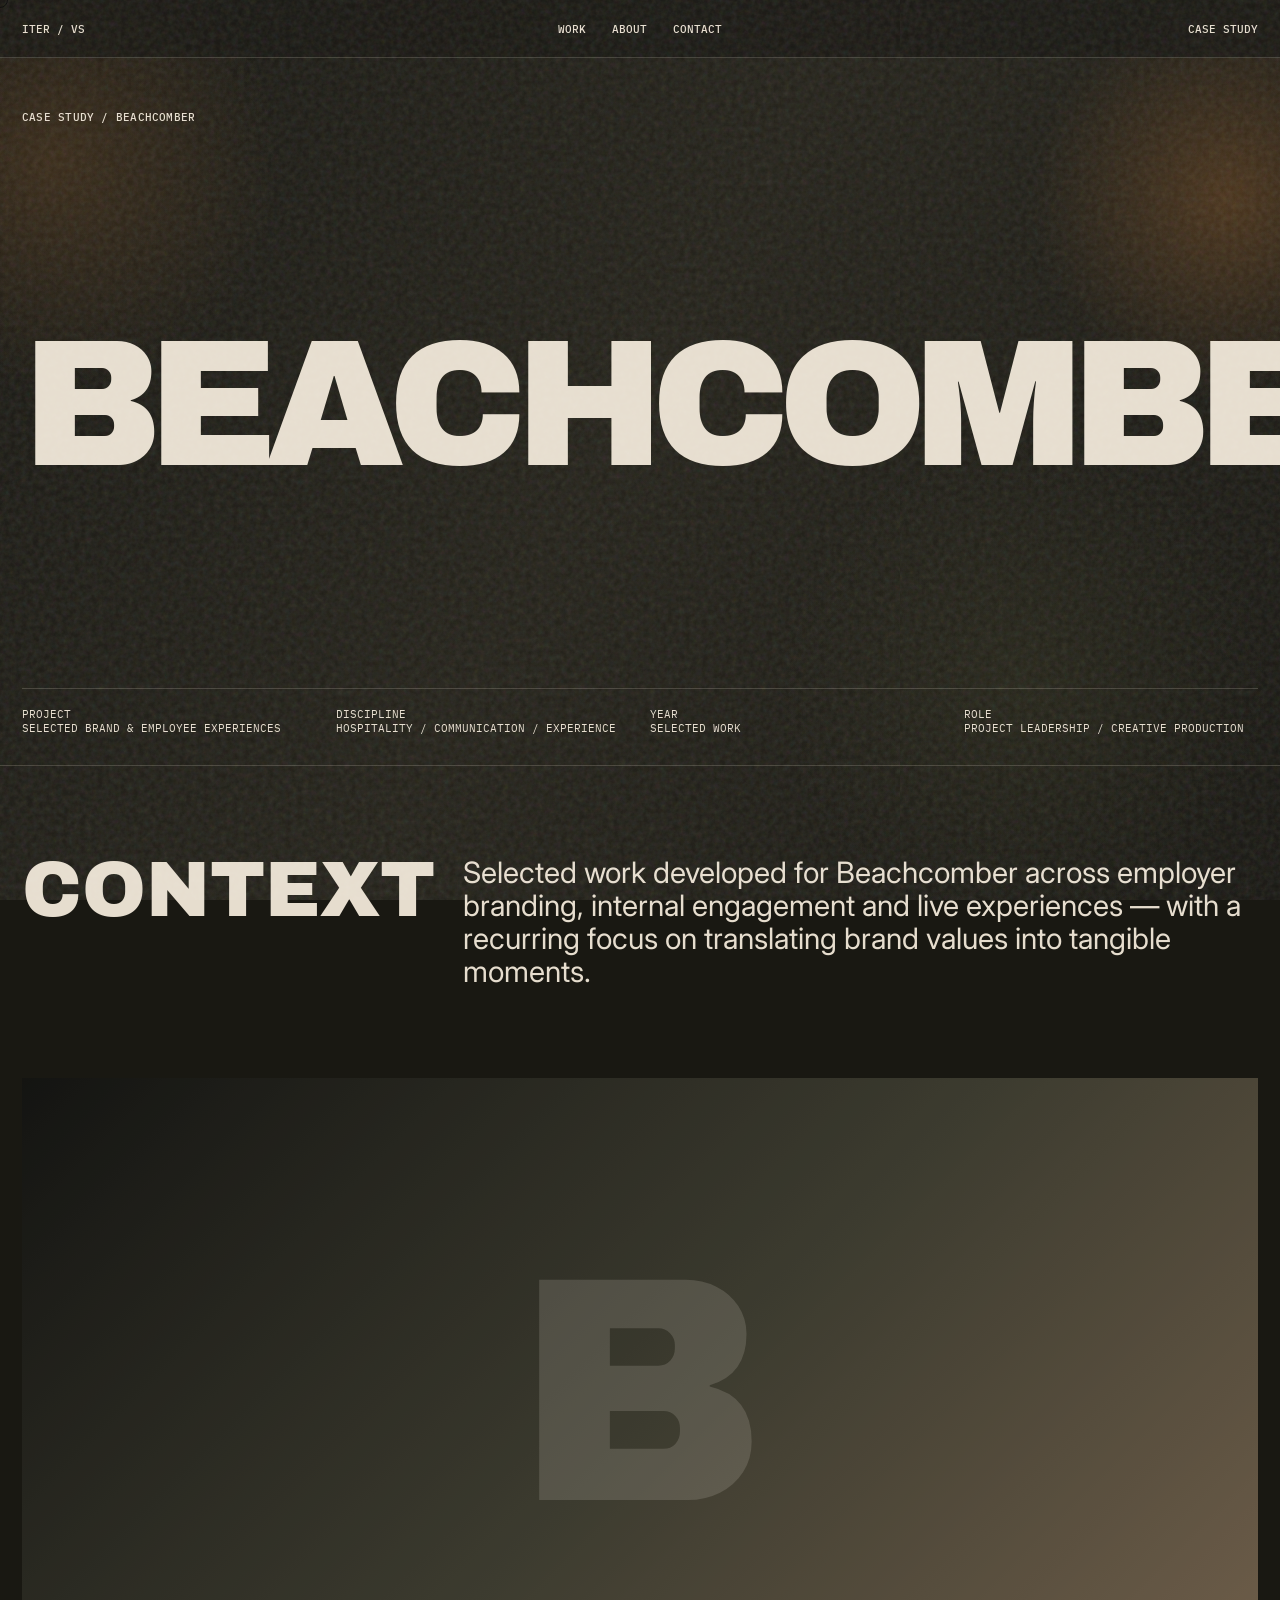
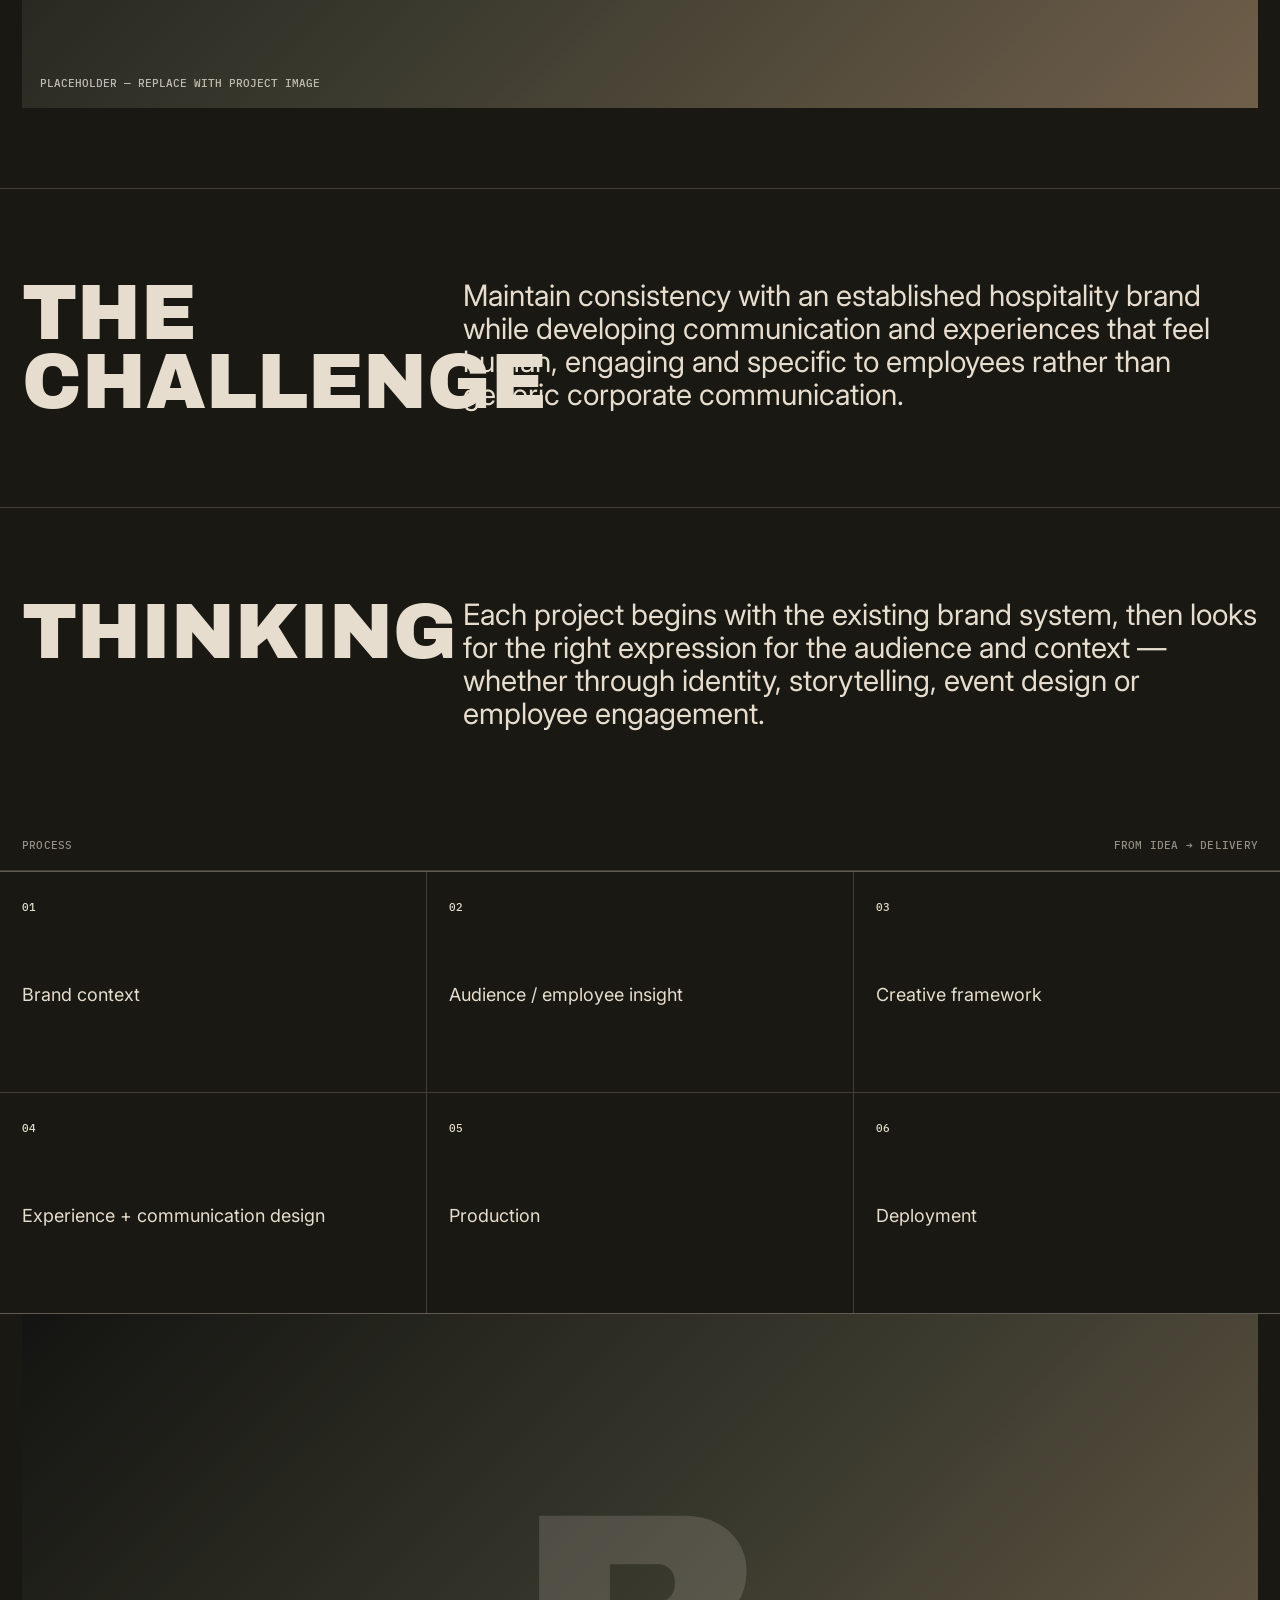
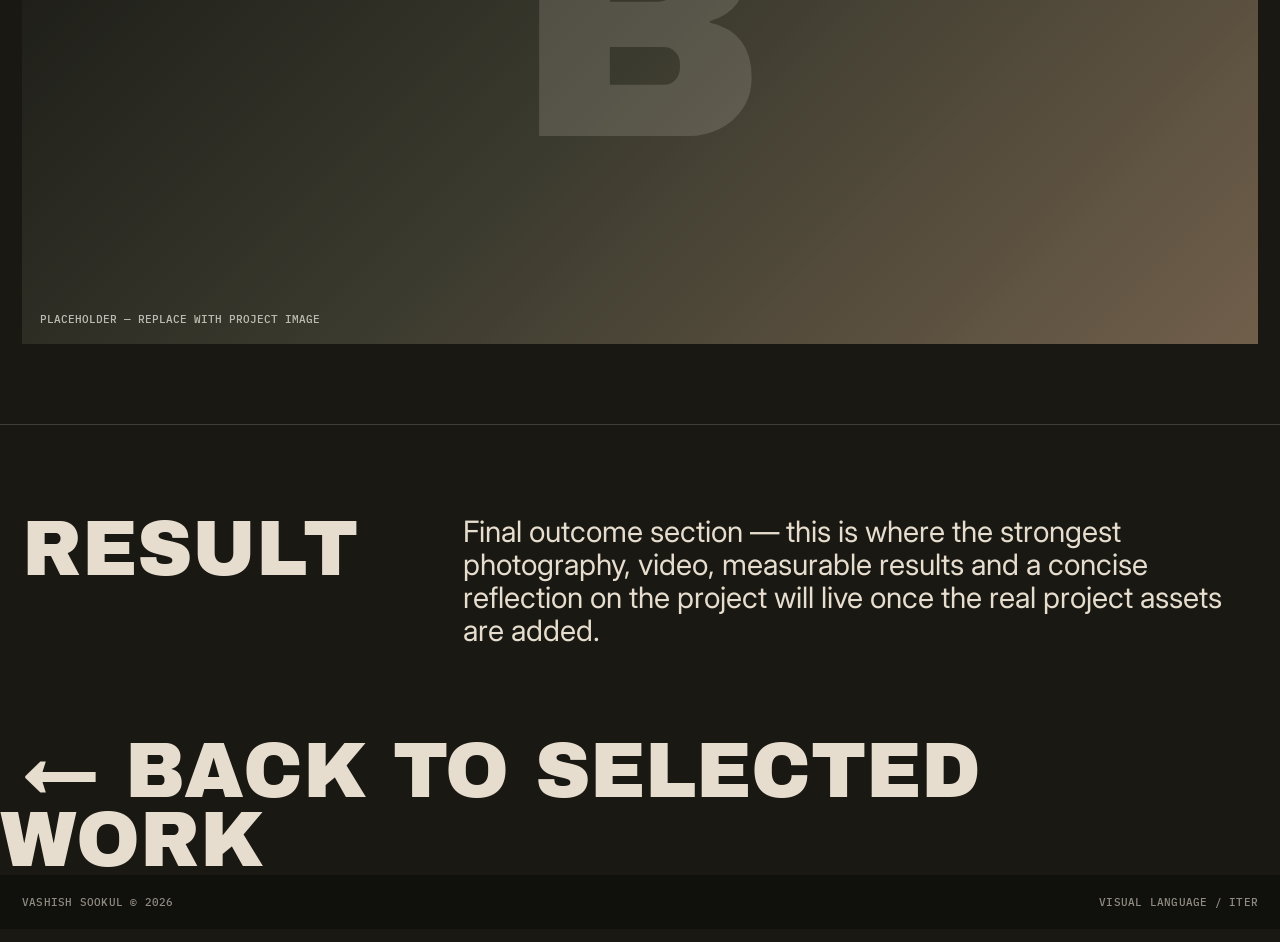
<file: beachcomber.html>
<!doctype html>
<html lang="en">
<head>
  <meta charset="utf-8">
  <meta name="viewport" content="width=device-width, initial-scale=1">
  <title>BEACHCOMBER — Vashish Sookul</title>
  <link rel="stylesheet" href="../style.css">
</head>
<body>
<div class="noise"></div>
<div class="cursor"></div>
<header class="topbar">
  <a href="../index.html" class="brand">ITER / VS</a>
  <nav><a href="../index.html#work">Work</a><a href="../index.html#about">About</a><a href="../index.html#contact">Contact</a></nav>
  <div class="status">CASE STUDY</div>
</header>
<main>
  <section class="case-hero">
    <span class="hero-index">CASE STUDY / BEACHCOMBER</span>
    <h1>BEACHCOMBER</h1>
    <div class="case-meta">
      <div>Project<br>Selected Brand & Employee Experiences</div>
      <div>Discipline<br>Hospitality / Communication / Experience</div>
      <div>Year<br>Selected work</div>
      <div>Role<br>Project Leadership / Creative Production</div>
    </div>
  </section>

  <section class="case-block">
    <h2>CONTEXT</h2>
    <p>Selected work developed for Beachcomber across employer branding, internal engagement and live experiences — with a recurring focus on translating brand values into tangible moments.</p>
  </section>

  <div class="case-image beach">B</div>

  <section class="case-block">
    <h2>THE CHALLENGE</h2>
    <p>Maintain consistency with an established hospitality brand while developing communication and experiences that feel human, engaging and specific to employees rather than generic corporate communication.</p>
  </section>

  <section class="case-block">
    <h2>THINKING</h2>
    <p>Each project begins with the existing brand system, then looks for the right expression for the audience and context — whether through identity, storytelling, event design or employee engagement.</p>
  </section>

  <section>
    <div class="section-head"><span>PROCESS</span><span>FROM IDEA → DELIVERY</span></div>
    <div class="process-grid">
      <div><b>01</b><p>Brand context</p></div><div><b>02</b><p>Audience / employee insight</p></div><div><b>03</b><p>Creative framework</p></div><div><b>04</b><p>Experience + communication design</p></div><div><b>05</b><p>Production</p></div><div><b>06</b><p>Deployment</p></div>
    </div>
  </section>

  <div class="case-image beach">B</div>

  <section class="case-block">
    <h2>RESULT</h2>
    <p>Final outcome section — this is where the strongest photography, video, measurable results and a concise reflection on the project will live once the real project assets are added.</p>
  </section>

  <a class="next" href="../index.html#work">← BACK TO SELECTED WORK</a>
</main>
<footer><span>VASHISH SOOKUL © 2026</span><span>VISUAL LANGUAGE / ITER</span></footer>
<script src="../script.js"></script>
</body>
</html>
</file>
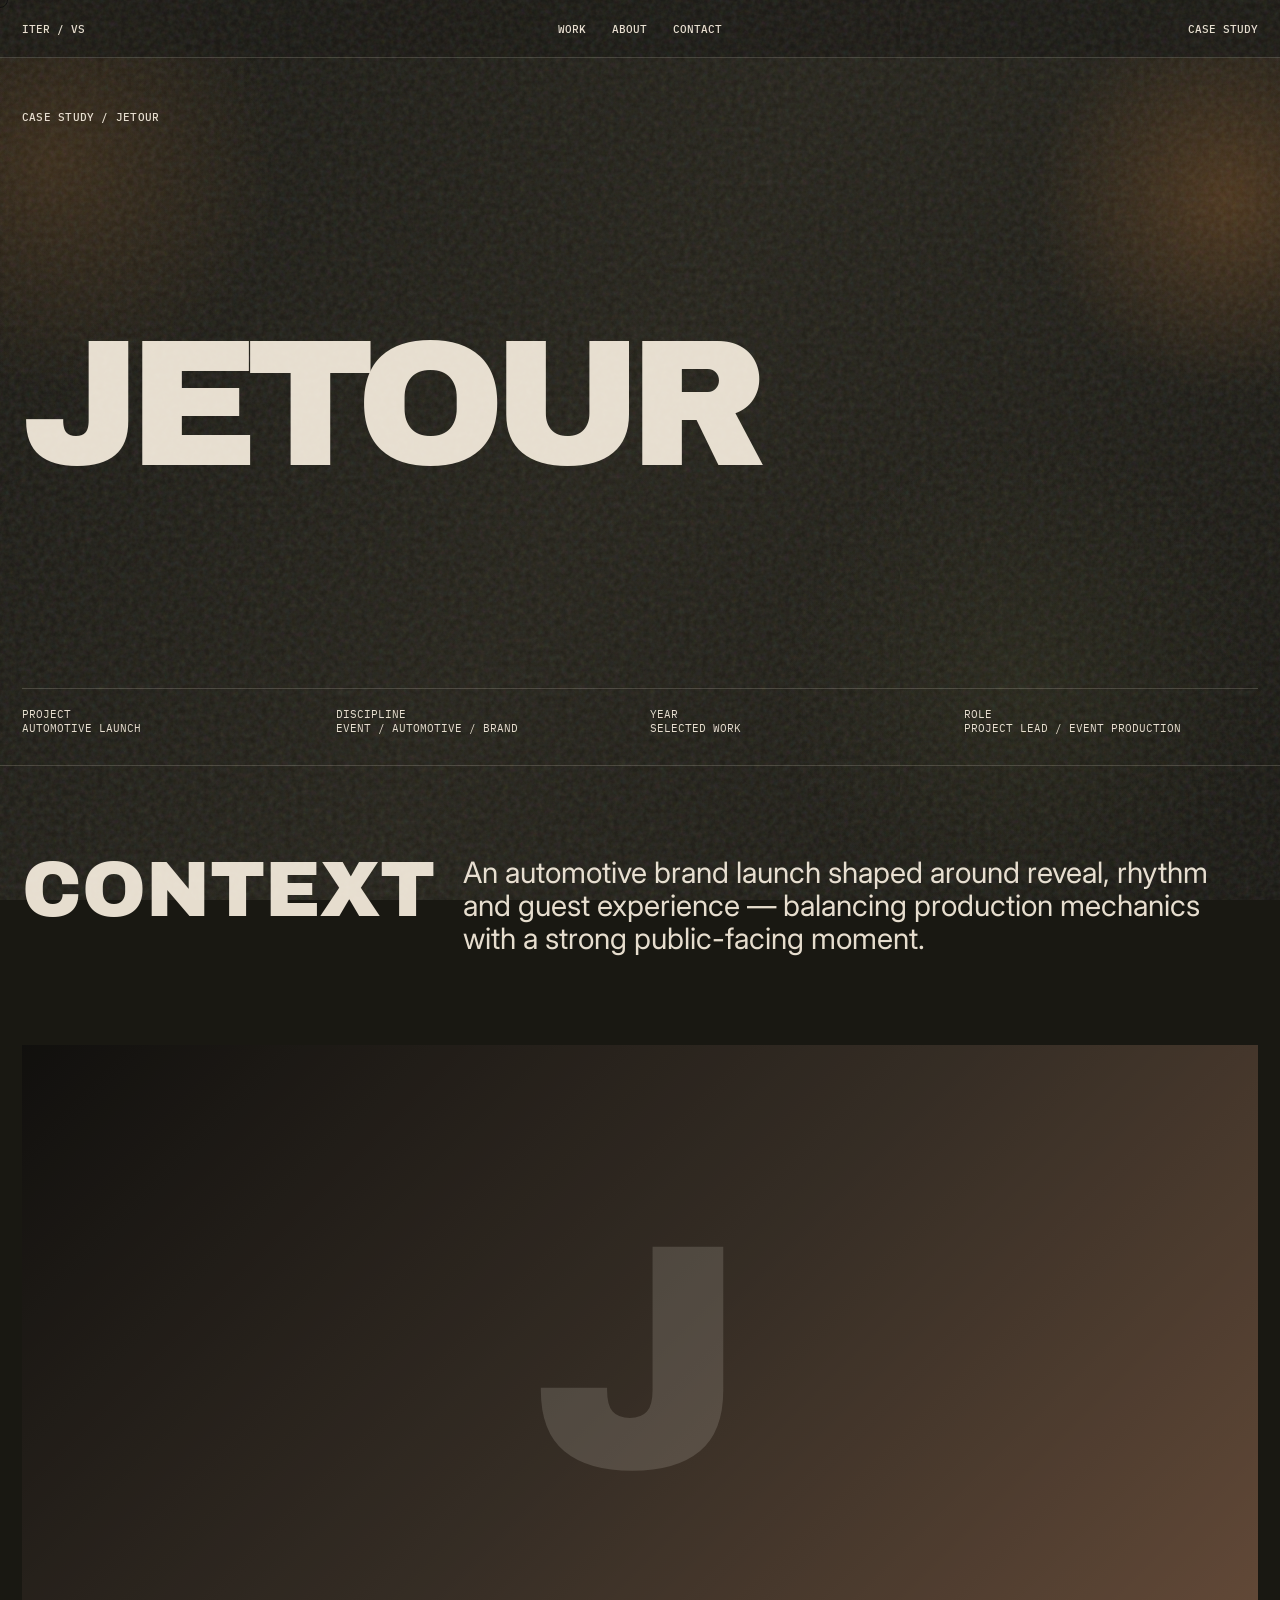
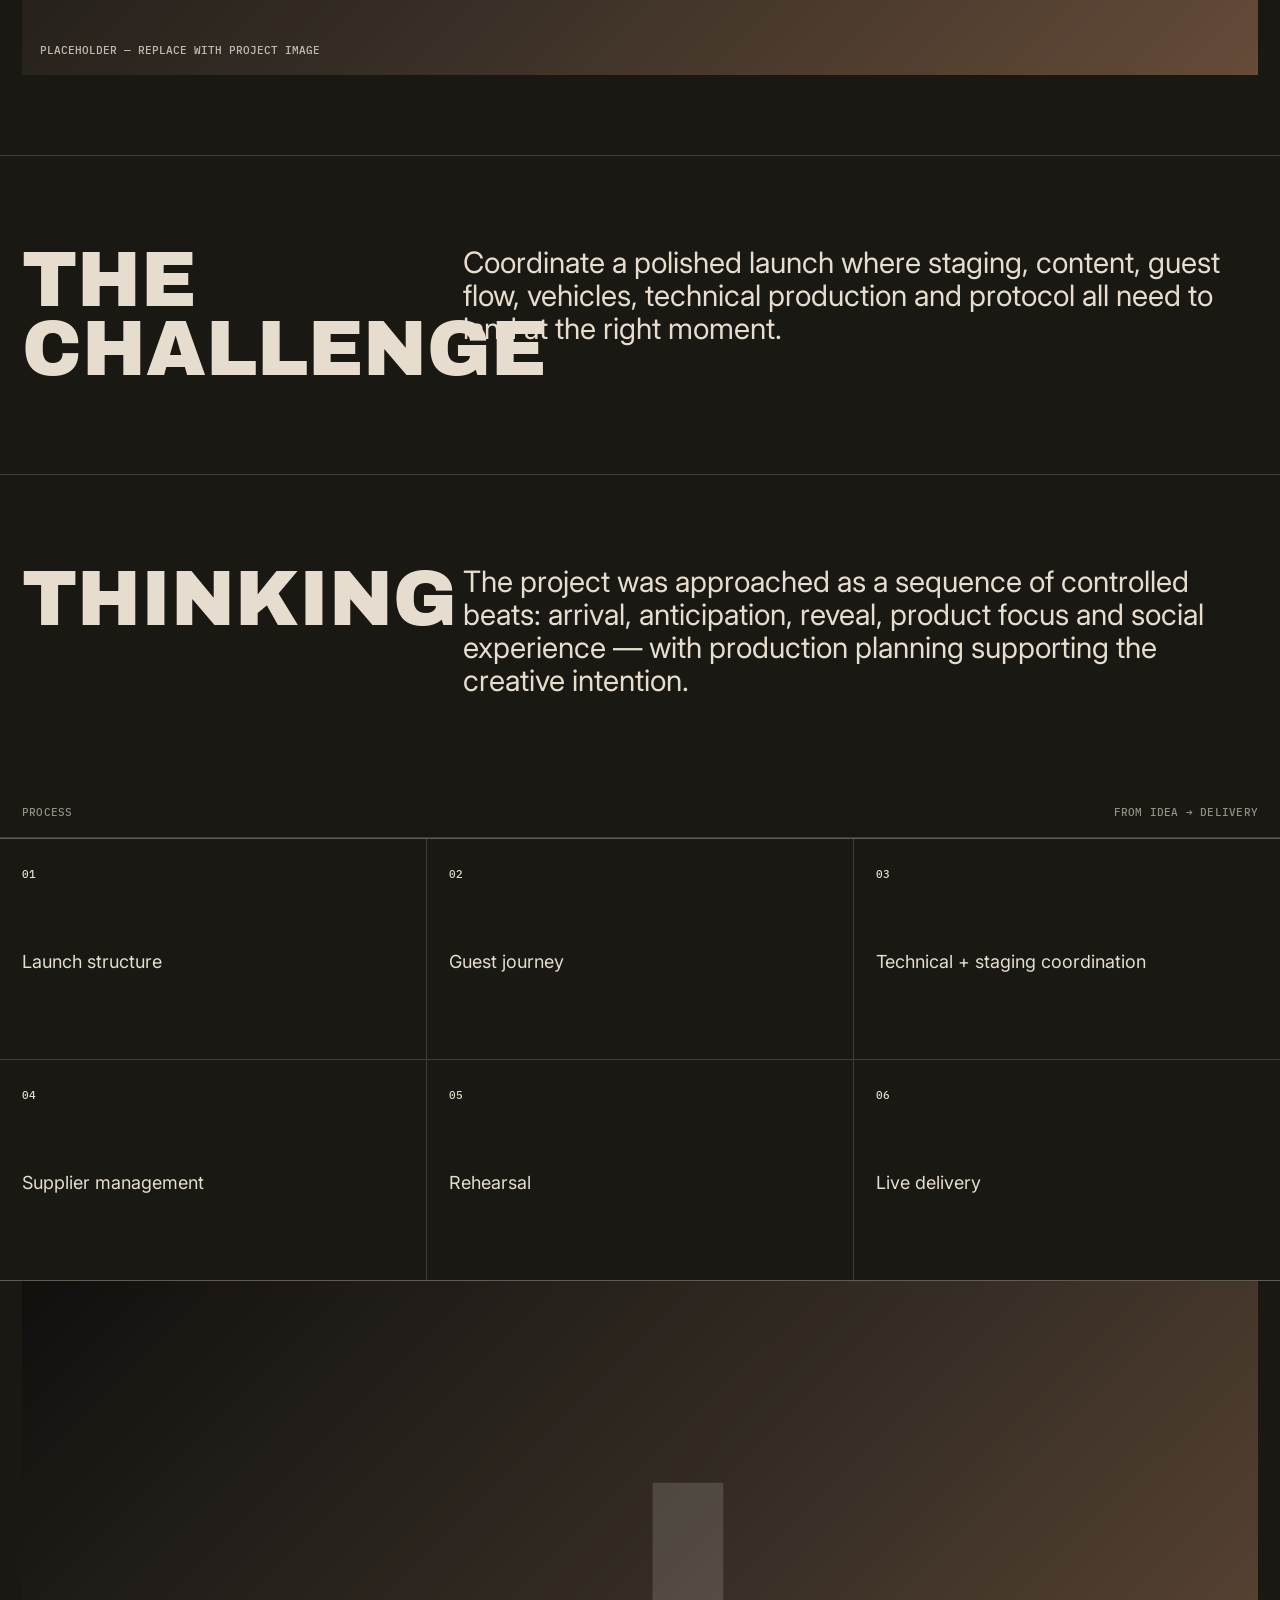
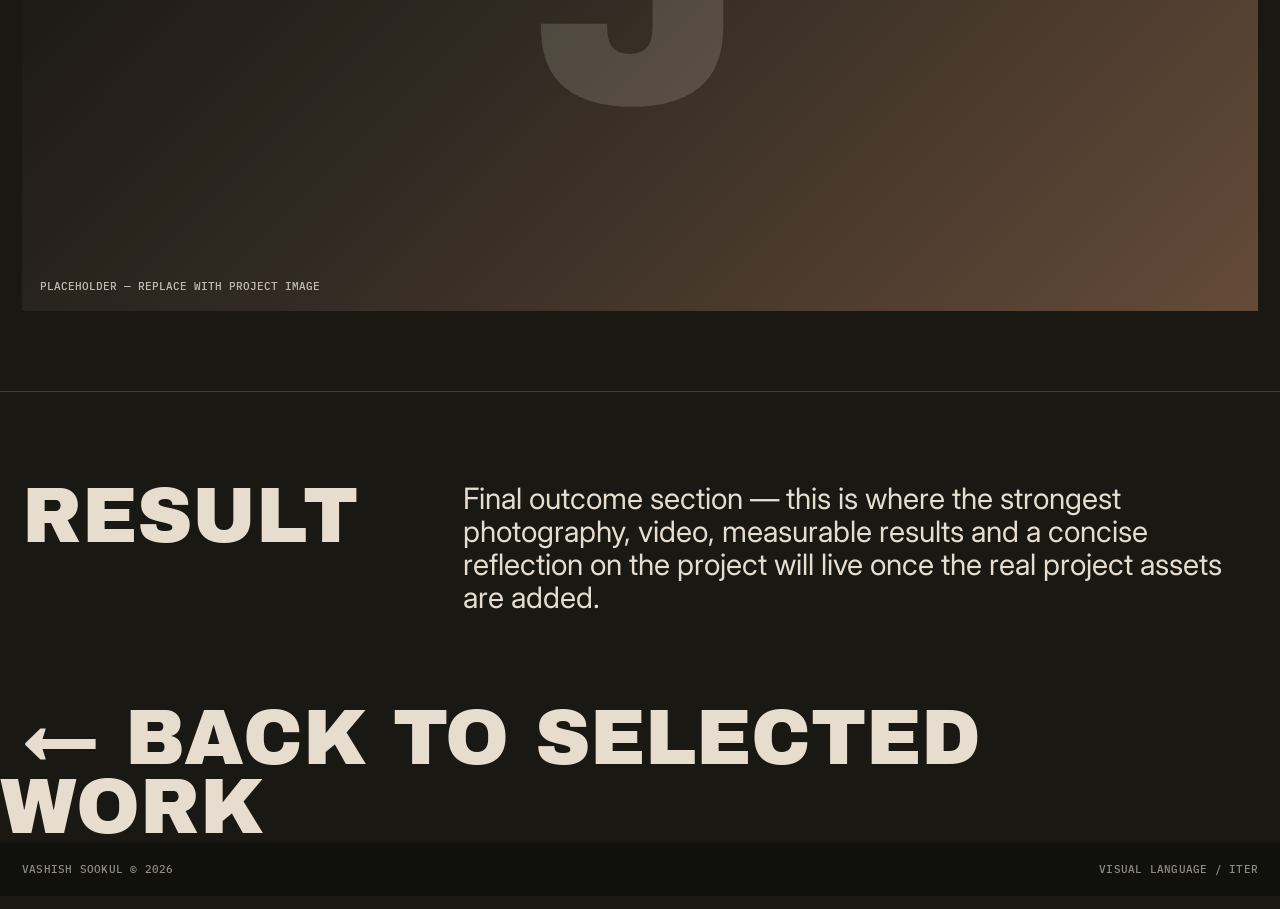
<file: jetour.html>
<!doctype html>
<html lang="en">
<head>
  <meta charset="utf-8">
  <meta name="viewport" content="width=device-width, initial-scale=1">
  <title>JETOUR — Vashish Sookul</title>
  <link rel="stylesheet" href="../style.css">
</head>
<body>
<div class="noise"></div>
<div class="cursor"></div>
<header class="topbar">
  <a href="../index.html" class="brand">ITER / VS</a>
  <nav><a href="../index.html#work">Work</a><a href="../index.html#about">About</a><a href="../index.html#contact">Contact</a></nav>
  <div class="status">CASE STUDY</div>
</header>
<main>
  <section class="case-hero">
    <span class="hero-index">CASE STUDY / JETOUR</span>
    <h1>JETOUR</h1>
    <div class="case-meta">
      <div>Project<br>Automotive Launch</div>
      <div>Discipline<br>Event / Automotive / Brand</div>
      <div>Year<br>Selected work</div>
      <div>Role<br>Project Lead / Event Production</div>
    </div>
  </section>

  <section class="case-block">
    <h2>CONTEXT</h2>
    <p>An automotive brand launch shaped around reveal, rhythm and guest experience — balancing production mechanics with a strong public-facing moment.</p>
  </section>

  <div class="case-image jetour">J</div>

  <section class="case-block">
    <h2>THE CHALLENGE</h2>
    <p>Coordinate a polished launch where staging, content, guest flow, vehicles, technical production and protocol all need to land at the right moment.</p>
  </section>

  <section class="case-block">
    <h2>THINKING</h2>
    <p>The project was approached as a sequence of controlled beats: arrival, anticipation, reveal, product focus and social experience — with production planning supporting the creative intention.</p>
  </section>

  <section>
    <div class="section-head"><span>PROCESS</span><span>FROM IDEA → DELIVERY</span></div>
    <div class="process-grid">
      <div><b>01</b><p>Launch structure</p></div><div><b>02</b><p>Guest journey</p></div><div><b>03</b><p>Technical + staging coordination</p></div><div><b>04</b><p>Supplier management</p></div><div><b>05</b><p>Rehearsal</p></div><div><b>06</b><p>Live delivery</p></div>
    </div>
  </section>

  <div class="case-image jetour">J</div>

  <section class="case-block">
    <h2>RESULT</h2>
    <p>Final outcome section — this is where the strongest photography, video, measurable results and a concise reflection on the project will live once the real project assets are added.</p>
  </section>

  <a class="next" href="../index.html#work">← BACK TO SELECTED WORK</a>
</main>
<footer><span>VASHISH SOOKUL © 2026</span><span>VISUAL LANGUAGE / ITER</span></footer>
<script src="../script.js"></script>
</body>
</html>
</file>
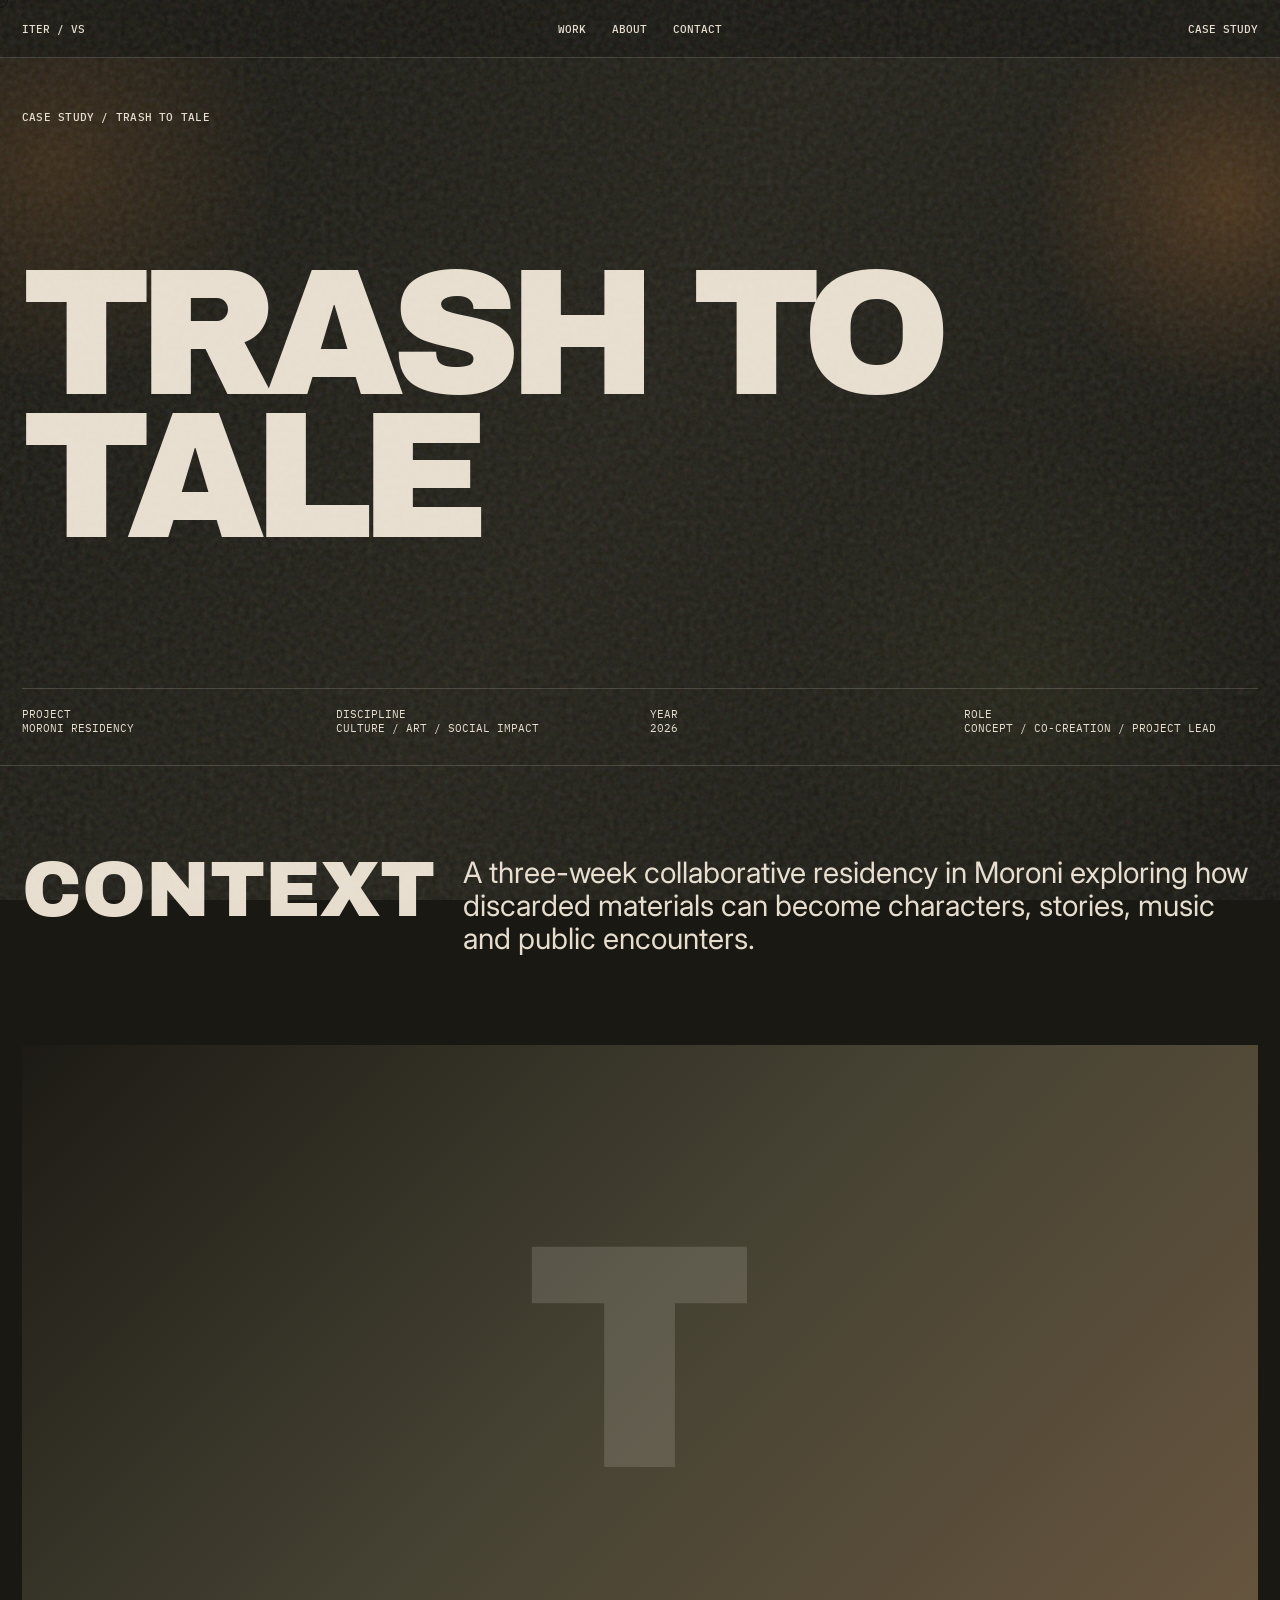
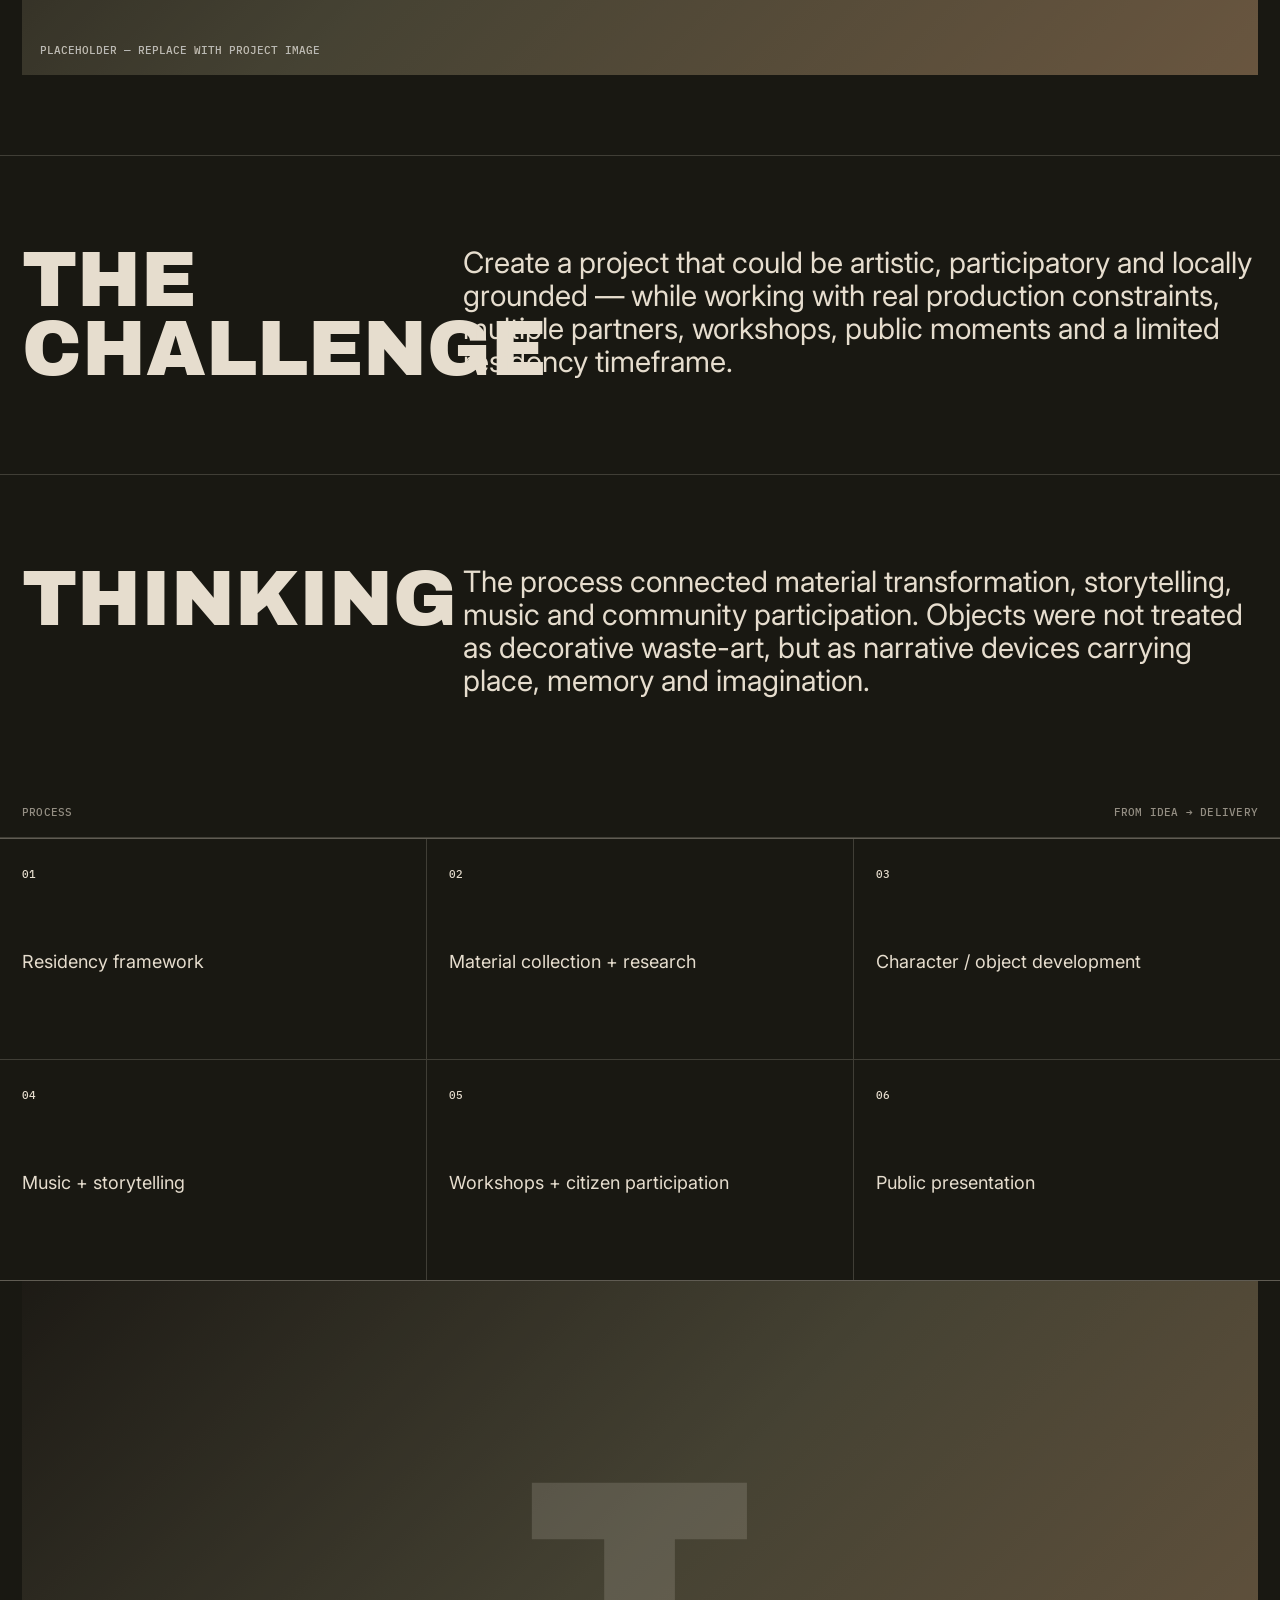
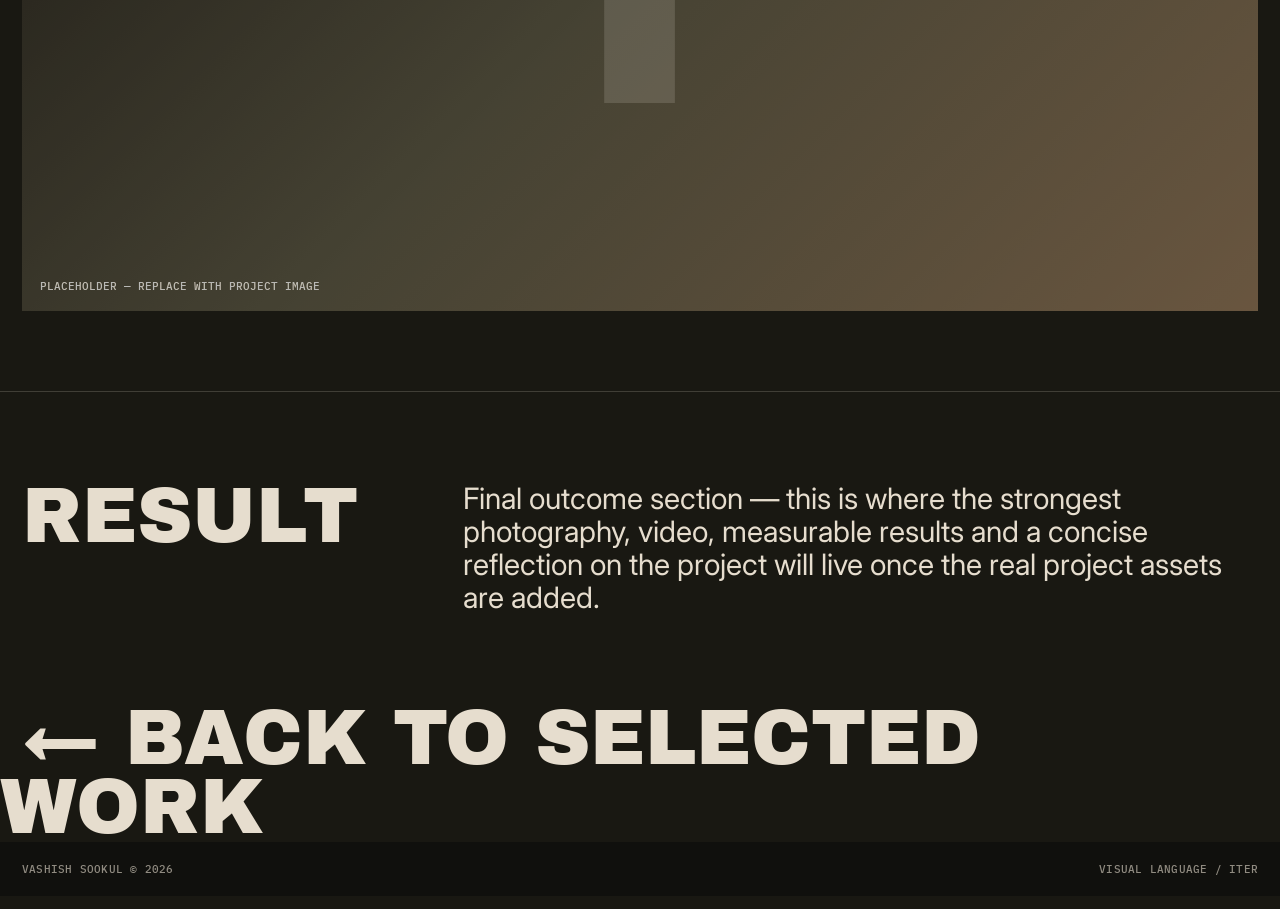
<file: trash-to-tale.html>
<!doctype html>
<html lang="en">
<head>
  <meta charset="utf-8">
  <meta name="viewport" content="width=device-width, initial-scale=1">
  <title>TRASH TO TALE — Vashish Sookul</title>
  <link rel="stylesheet" href="../style.css">
</head>
<body>
<div class="noise"></div>
<div class="cursor"></div>
<header class="topbar">
  <a href="../index.html" class="brand">ITER / VS</a>
  <nav><a href="../index.html#work">Work</a><a href="../index.html#about">About</a><a href="../index.html#contact">Contact</a></nav>
  <div class="status">CASE STUDY</div>
</header>
<main>
  <section class="case-hero">
    <span class="hero-index">CASE STUDY / TRASH TO TALE</span>
    <h1>TRASH TO TALE</h1>
    <div class="case-meta">
      <div>Project<br>Moroni Residency</div>
      <div>Discipline<br>Culture / Art / Social Impact</div>
      <div>Year<br>2026</div>
      <div>Role<br>Concept / Co-creation / Project Lead</div>
    </div>
  </section>

  <section class="case-block">
    <h2>CONTEXT</h2>
    <p>A three-week collaborative residency in Moroni exploring how discarded materials can become characters, stories, music and public encounters.</p>
  </section>

  <div class="case-image trash">T</div>

  <section class="case-block">
    <h2>THE CHALLENGE</h2>
    <p>Create a project that could be artistic, participatory and locally grounded — while working with real production constraints, multiple partners, workshops, public moments and a limited residency timeframe.</p>
  </section>

  <section class="case-block">
    <h2>THINKING</h2>
    <p>The process connected material transformation, storytelling, music and community participation. Objects were not treated as decorative waste-art, but as narrative devices carrying place, memory and imagination.</p>
  </section>

  <section>
    <div class="section-head"><span>PROCESS</span><span>FROM IDEA → DELIVERY</span></div>
    <div class="process-grid">
      <div><b>01</b><p>Residency framework</p></div><div><b>02</b><p>Material collection + research</p></div><div><b>03</b><p>Character / object development</p></div><div><b>04</b><p>Music + storytelling</p></div><div><b>05</b><p>Workshops + citizen participation</p></div><div><b>06</b><p>Public presentation</p></div>
    </div>
  </section>

  <div class="case-image trash">T</div>

  <section class="case-block">
    <h2>RESULT</h2>
    <p>Final outcome section — this is where the strongest photography, video, measurable results and a concise reflection on the project will live once the real project assets are added.</p>
  </section>

  <a class="next" href="../index.html#work">← BACK TO SELECTED WORK</a>
</main>
<footer><span>VASHISH SOOKUL © 2026</span><span>VISUAL LANGUAGE / ITER</span></footer>
<script src="../script.js"></script>
</body>
</html>
</file>
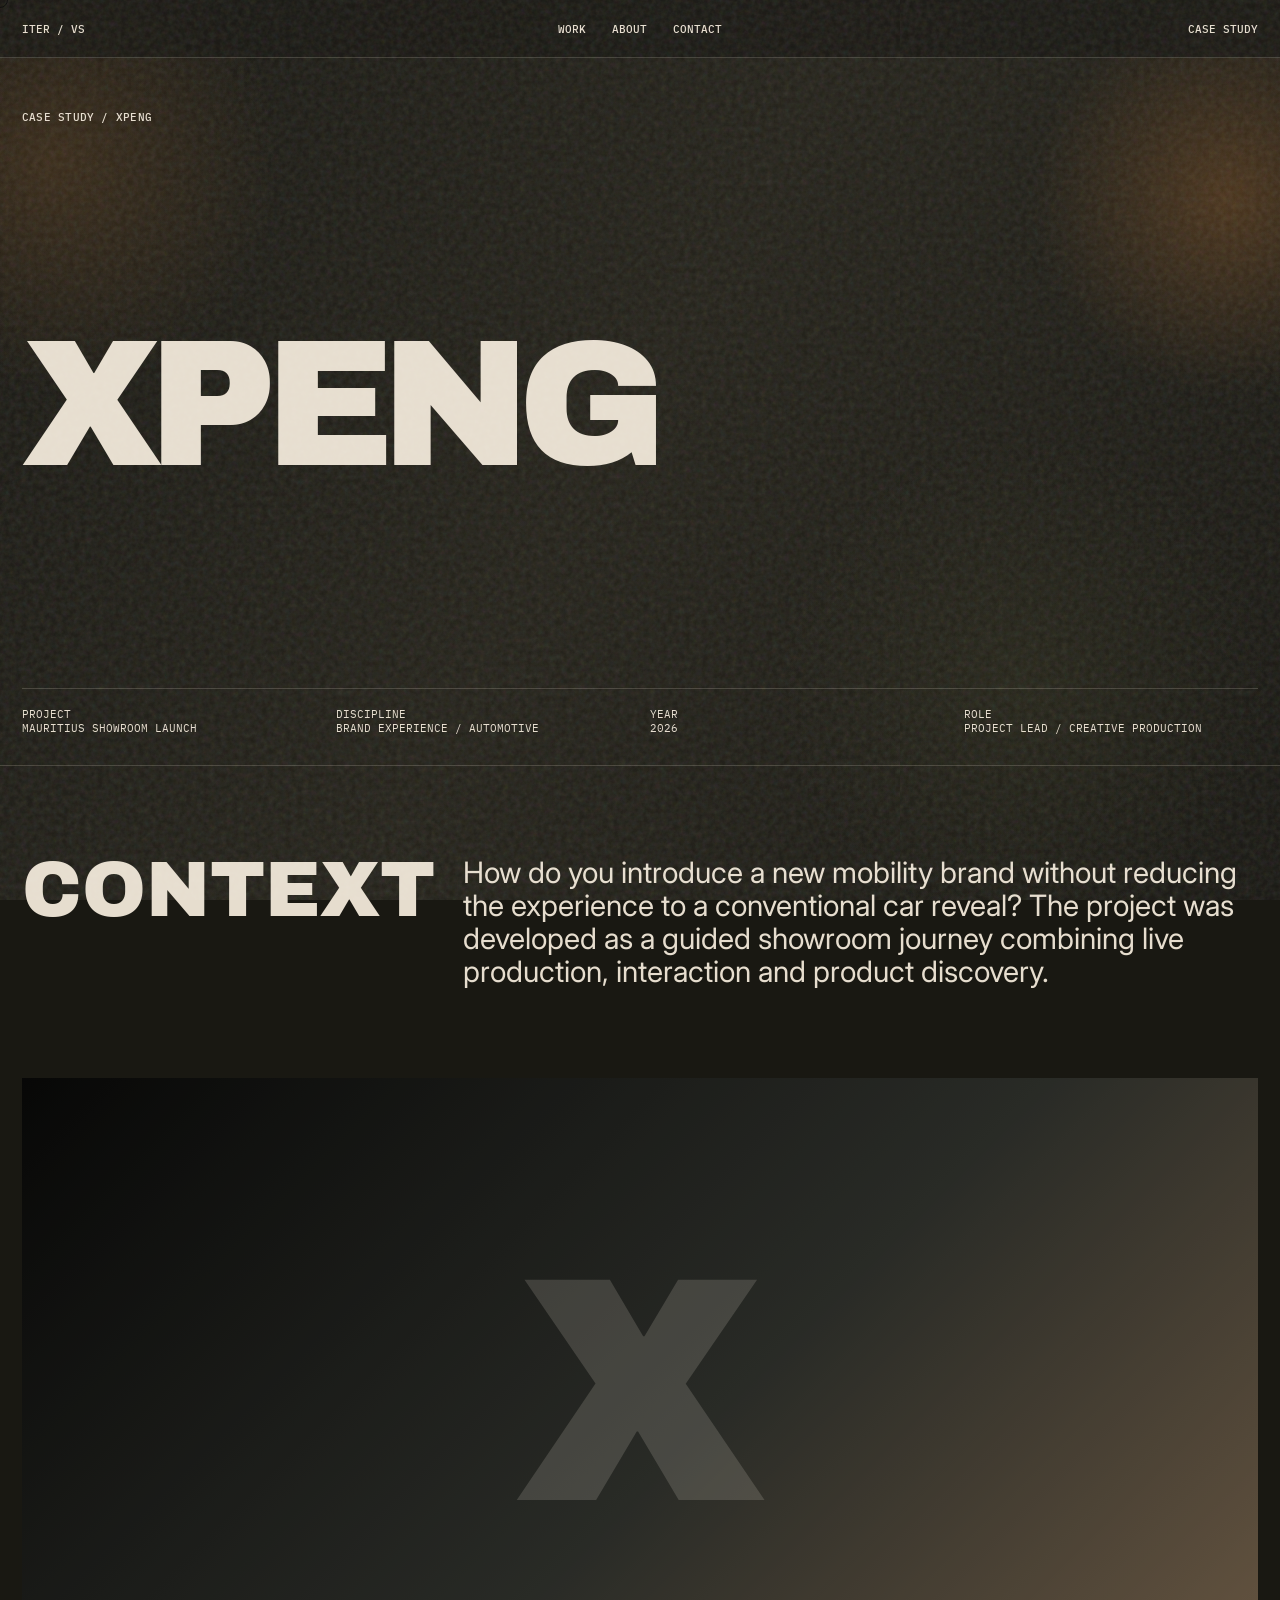
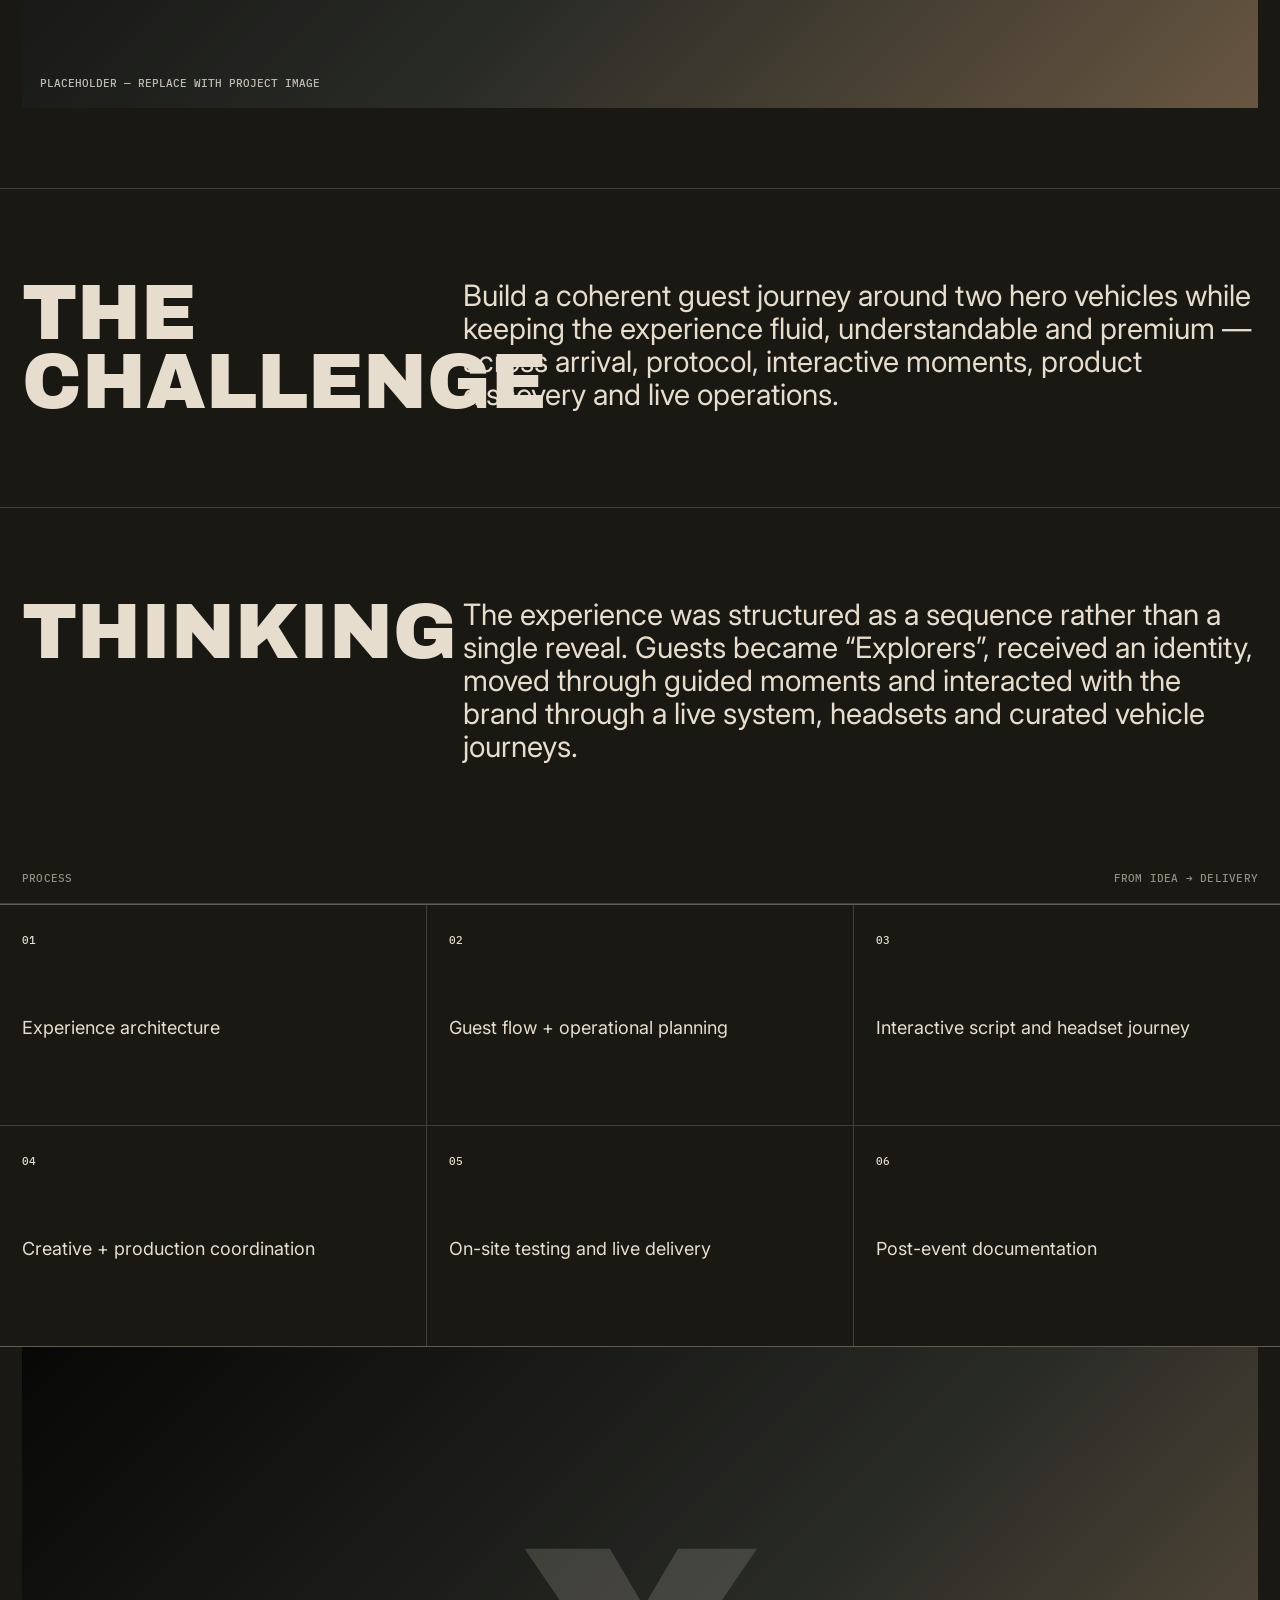
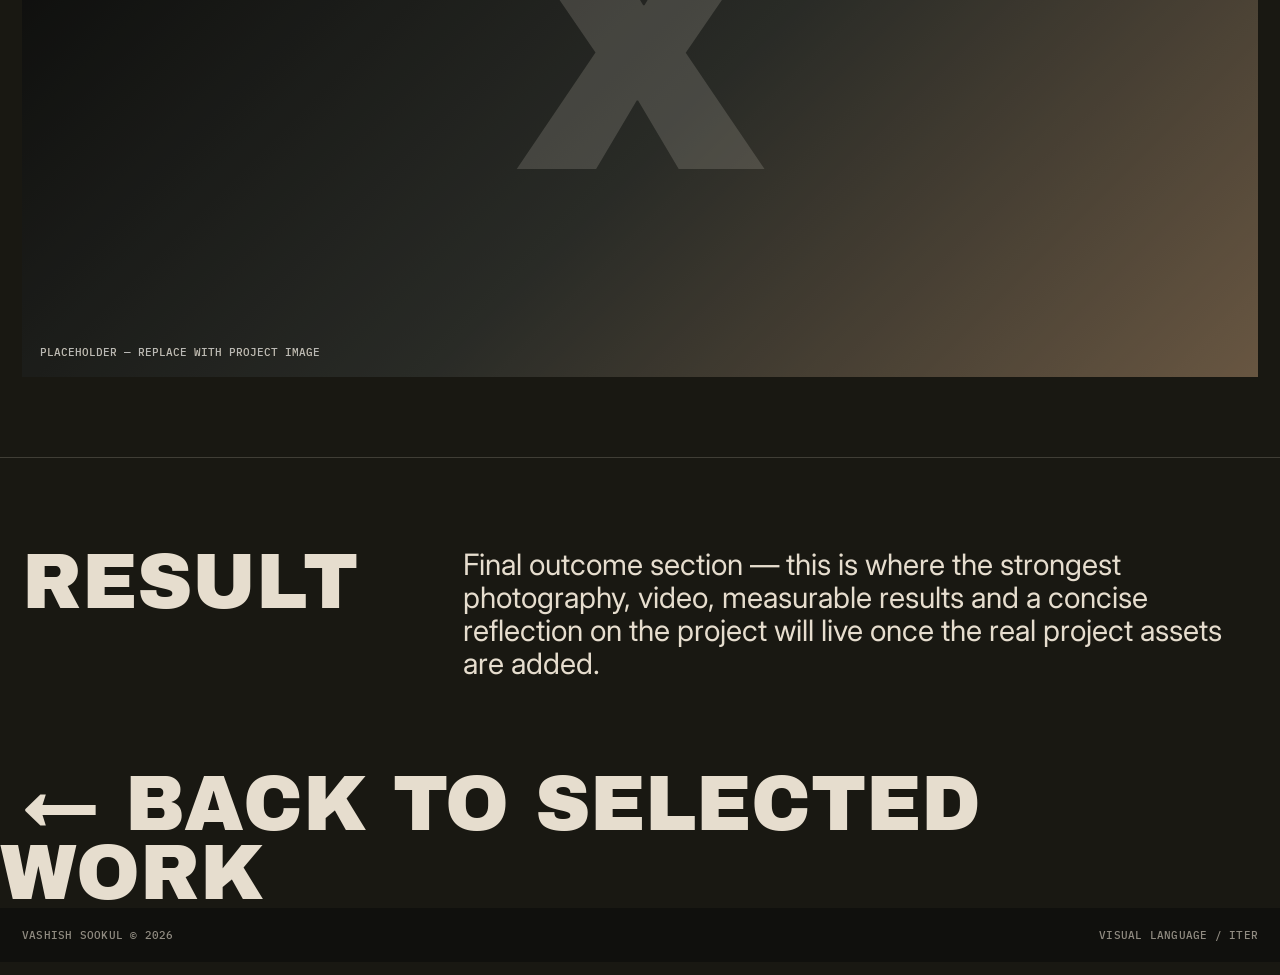
<file: xpeng.html>
<!doctype html>
<html lang="en">
<head>
  <meta charset="utf-8">
  <meta name="viewport" content="width=device-width, initial-scale=1">
  <title>XPENG — Vashish Sookul</title>
  <link rel="stylesheet" href="../style.css">
</head>
<body>
<div class="noise"></div>
<div class="cursor"></div>
<header class="topbar">
  <a href="../index.html" class="brand">ITER / VS</a>
  <nav><a href="../index.html#work">Work</a><a href="../index.html#about">About</a><a href="../index.html#contact">Contact</a></nav>
  <div class="status">CASE STUDY</div>
</header>
<main>
  <section class="case-hero">
    <span class="hero-index">CASE STUDY / XPENG</span>
    <h1>XPENG</h1>
    <div class="case-meta">
      <div>Project<br>Mauritius Showroom Launch</div>
      <div>Discipline<br>Brand Experience / Automotive</div>
      <div>Year<br>2026</div>
      <div>Role<br>Project Lead / Creative Production</div>
    </div>
  </section>

  <section class="case-block">
    <h2>CONTEXT</h2>
    <p>How do you introduce a new mobility brand without reducing the experience to a conventional car reveal? The project was developed as a guided showroom journey combining live production, interaction and product discovery.</p>
  </section>

  <div class="case-image xpeng">X</div>

  <section class="case-block">
    <h2>THE CHALLENGE</h2>
    <p>Build a coherent guest journey around two hero vehicles while keeping the experience fluid, understandable and premium — across arrival, protocol, interactive moments, product discovery and live operations.</p>
  </section>

  <section class="case-block">
    <h2>THINKING</h2>
    <p>The experience was structured as a sequence rather than a single reveal. Guests became “Explorers”, received an identity, moved through guided moments and interacted with the brand through a live system, headsets and curated vehicle journeys.</p>
  </section>

  <section>
    <div class="section-head"><span>PROCESS</span><span>FROM IDEA → DELIVERY</span></div>
    <div class="process-grid">
      <div><b>01</b><p>Experience architecture</p></div><div><b>02</b><p>Guest flow + operational planning</p></div><div><b>03</b><p>Interactive script and headset journey</p></div><div><b>04</b><p>Creative + production coordination</p></div><div><b>05</b><p>On-site testing and live delivery</p></div><div><b>06</b><p>Post-event documentation</p></div>
    </div>
  </section>

  <div class="case-image xpeng">X</div>

  <section class="case-block">
    <h2>RESULT</h2>
    <p>Final outcome section — this is where the strongest photography, video, measurable results and a concise reflection on the project will live once the real project assets are added.</p>
  </section>

  <a class="next" href="../index.html#work">← BACK TO SELECTED WORK</a>
</main>
<footer><span>VASHISH SOOKUL © 2026</span><span>VISUAL LANGUAGE / ITER</span></footer>
<script src="../script.js"></script>
</body>
</html>
</file>
<file: style.css>
@import url('https://fonts.googleapis.com/css2?family=Archivo+Black&family=IBM+Plex+Mono:wght@400;500&family=Inter:wght@400;500;600&display=swap');

:root{
  --bg:#f0ede7;
  --ink:#111;
  --line:rgba(17,17,17,.22);
  --muted:rgba(17,17,17,.58);
}
*{box-sizing:border-box}
html{scroll-behavior:smooth}
body{margin:0;background:var(--bg);color:var(--ink);font-family:Inter,Arial,sans-serif;cursor:none}
a{color:inherit;text-decoration:none}
.noise{
  position:fixed;inset:0;pointer-events:none;z-index:99;opacity:.11;
  background-image:url("data:image/svg+xml,%3Csvg viewBox='0 0 180 180' xmlns='http://www.w3.org/2000/svg'%3E%3Cfilter id='n'%3E%3CfeTurbulence type='fractalNoise' baseFrequency='.85' numOctaves='4' stitchTiles='stitch'/%3E%3C/filter%3E%3Crect width='100%25' height='100%25' filter='url(%23n)' opacity='.55'/%3E%3C/svg%3E");
  mix-blend-mode:multiply
}
.cursor{position:fixed;width:16px;height:16px;border:1px solid #111;border-radius:50%;pointer-events:none;z-index:100;transform:translate(-50%,-50%);transition:width .2s,height .2s,background .2s}
.cursor.active{width:54px;height:54px;background:rgba(255,255,255,.35);backdrop-filter:invert(1)}
.topbar{position:fixed;top:0;left:0;right:0;height:58px;display:grid;grid-template-columns:1fr 1fr 1fr;align-items:center;padding:0 22px;border-bottom:1px solid var(--line);background:rgba(240,237,231,.82);backdrop-filter:blur(10px);z-index:50;font:500 11px IBM Plex Mono,monospace;text-transform:uppercase}
.topbar nav{display:flex;justify-content:center;gap:26px}
.status{text-align:right}
.hero{min-height:100vh;padding:110px 22px 28px;display:grid;grid-template-rows:auto 1fr auto}
.hero-index,.section-head,.meta,.project-no,footer,.contact-links,.visual-label{font:500 11px IBM Plex Mono,monospace;text-transform:uppercase;letter-spacing:.02em}
.hero h1{font:400 clamp(72px,16vw,230px)/.78 Archivo Black,sans-serif;letter-spacing:-.07em;margin:7vh 0 0;max-width:1400px}
.hero-bottom{display:grid;grid-template-columns:1fr 1.35fr 1fr;gap:30px;border-top:1px solid var(--line);padding-top:18px;align-items:end}
.role{font:500 clamp(18px,2vw,30px)/1.05 IBM Plex Mono,monospace;margin:0}
.intro{font-size:clamp(18px,2.2vw,34px);line-height:1.08;margin:0}
.discipline{font:400 11px/1.5 IBM Plex Mono,monospace;margin:0;text-align:right}
.statement{padding:110px 22px;border-top:1px solid var(--line);border-bottom:1px solid var(--line)}
.statement p{font-size:clamp(28px,4.2vw,68px);line-height:1.03;max-width:1200px;margin:0}
.section-head{display:flex;justify-content:space-between;padding:18px 22px;border-bottom:1px solid var(--line)}
.project{display:grid;grid-template-columns:38% 62%;min-height:78vh;border-bottom:1px solid var(--line)}
.project-copy{padding:26px 22px;display:flex;flex-direction:column;align-items:flex-start}
.project-copy h2{font:400 clamp(52px,7vw,120px)/.84 Archivo Black,sans-serif;letter-spacing:-.06em;margin:24px 0 18px}
.meta{color:var(--muted)}
.summary{font-size:clamp(18px,2.2vw,31px);line-height:1.14;margin:auto 0 30px;max-width:560px}
.project-copy a{font:500 12px IBM Plex Mono,monospace;border-bottom:1px solid;padding-bottom:4px}
.project-visual{position:relative;overflow:hidden;display:flex;align-items:center;justify-content:center;min-height:520px}
.project-visual:before{content:"";position:absolute;inset:0;background:radial-gradient(circle at 20% 10%,rgba(255,255,255,.55),transparent 34%),repeating-linear-gradient(110deg,transparent 0 28px,rgba(255,255,255,.07) 29px 30px);mix-blend-mode:overlay}
.project-visual:after{content:"";position:absolute;inset:-20%;background:linear-gradient(120deg,transparent 35%,rgba(255,255,255,.12) 50%,transparent 65%);transform:translateX(-60%);transition:transform .8s ease}
.project-visual:hover:after{transform:translateX(60%)}
.xpeng{background:linear-gradient(135deg,#111 10%,#304751 55%,#89c0c4)}
.trash{background:linear-gradient(135deg,#3d2d1e,#96835f 48%,#d6a75e)}
.beach{background:linear-gradient(135deg,#092f39,#4e8a8f 52%,#d8d0b9)}
.jetour{background:linear-gradient(135deg,#211c1a,#6b5e56 50%,#b84330)}
.visual-big{font:400 clamp(220px,34vw,600px)/1 Archivo Black,sans-serif;color:rgba(255,255,255,.18);letter-spacing:-.1em;transform:scale(1);transition:transform .65s cubic-bezier(.2,.8,.2,1)}
.project-visual:hover .visual-big{transform:scale(1.08) rotate(-2deg)}
.visual-label{position:absolute;top:18px;left:18px;color:white;z-index:2}
.more-work,.about,.experience,.contact{border-bottom:1px solid var(--line)}
.work-grid{display:grid;grid-template-columns:repeat(2,1fr)}
.work-grid div{padding:30px 22px;border-right:1px solid var(--line);border-bottom:1px solid var(--line);font:400 clamp(28px,4vw,64px)/.95 Archivo Black,sans-serif}
.work-grid span{display:block;font:400 11px IBM Plex Mono,monospace;margin-top:70px;color:var(--muted)}
.about-grid{display:grid;grid-template-columns:1.1fr 1fr;gap:80px;padding:90px 22px}
.about-grid h2{font:400 clamp(48px,7vw,110px)/.87 Archivo Black,sans-serif;letter-spacing:-.06em;margin:0}
.about-grid p{font-size:clamp(19px,2vw,29px);line-height:1.17;margin:0 0 22px}
.capabilities{display:flex;flex-wrap:wrap;border-top:1px solid var(--line)}
.capabilities span{padding:18px 22px;border-right:1px solid var(--line);font:500 11px IBM Plex Mono,monospace}
.timeline>div{display:grid;grid-template-columns:18% 34% 1fr;padding:24px 22px;border-bottom:1px solid var(--line);align-items:center}
.timeline span,.timeline em{font:400 11px IBM Plex Mono,monospace;text-transform:uppercase}
.timeline strong{font-size:clamp(26px,4vw,60px)}
.timeline em{font-style:normal}
.contact{min-height:90vh}
.contact h2{font:400 clamp(70px,14vw,200px)/.78 Archivo Black,sans-serif;letter-spacing:-.075em;margin:70px 22px}
.contact-links{display:flex;gap:30px;padding:22px;border-top:1px solid var(--line)}
.contact-links a{border-bottom:1px solid}
footer{display:flex;justify-content:space-between;padding:20px 22px}
.case-hero{min-height:85vh;padding:110px 22px 30px;display:flex;flex-direction:column;justify-content:space-between}
.case-hero h1{font:400 clamp(74px,14vw,210px)/.8 Archivo Black,sans-serif;letter-spacing:-.07em;margin:0}
.case-meta{display:grid;grid-template-columns:repeat(4,1fr);gap:20px;border-top:1px solid var(--line);padding-top:18px;font:400 11px IBM Plex Mono,monospace;text-transform:uppercase}
.case-block{padding:90px 22px;border-top:1px solid var(--line);display:grid;grid-template-columns:30% 1fr;gap:70px}
.case-block h2{font:400 clamp(40px,6vw,88px)/.9 Archivo Black,sans-serif;margin:0}
.case-block p{font-size:clamp(20px,2.3vw,34px);line-height:1.12;max-width:850px;margin:0}
.case-image{height:70vh;margin:0 22px 80px;display:flex;align-items:center;justify-content:center;font:400 clamp(130px,25vw,400px)/1 Archivo Black,sans-serif;color:rgba(255,255,255,.2);position:relative;overflow:hidden}
.case-image:after{content:"PLACEHOLDER — REPLACE WITH PROJECT IMAGE";position:absolute;bottom:18px;left:18px;font:500 11px IBM Plex Mono,monospace;color:white}
.process-grid{display:grid;grid-template-columns:repeat(3,1fr);gap:1px;background:var(--line);border-top:1px solid var(--line);border-bottom:1px solid var(--line)}
.process-grid div{background:var(--bg);padding:28px 22px;min-height:220px}
.process-grid b{display:block;font:500 11px IBM Plex Mono,monospace;margin-bottom:70px}
.process-grid p{font-size:18px;line-height:1.25;margin:0}
.next{padding:60px 22px;font:400 clamp(40px,6vw,90px)/.9 Archivo Black,sans-serif}
@media(max-width:800px){
  body{cursor:auto}.cursor{display:none}
  .topbar{grid-template-columns:1fr auto}.topbar nav{display:none}.status{display:none}
  .hero{padding-top:90px}.hero-bottom{grid-template-columns:1fr;gap:18px}.discipline{text-align:left}
  .project{grid-template-columns:1fr}.project-copy{min-height:55vh}.project-visual{min-height:65vh}
  .work-grid{grid-template-columns:1fr}
  .about-grid{grid-template-columns:1fr;gap:40px}
  .timeline>div{grid-template-columns:1fr;gap:12px}
  .case-meta{grid-template-columns:1fr 1fr}
  .case-block{grid-template-columns:1fr;gap:30px}
  .process-grid{grid-template-columns:1fr}
  .contact-links{flex-direction:column}
}

/* V2 — warm, darker, textured personal portfolio */
:root{--bg:#c9bca7;--ink:#171713;--line:rgba(23,23,19,.24);--muted:rgba(23,23,19,.60)}
body{background:radial-gradient(circle at 12% 8%,rgba(214,185,128,.28),transparent 25%),radial-gradient(circle at 86% 20%,rgba(70,78,43,.18),transparent 27%),radial-gradient(circle at 65% 72%,rgba(104,70,39,.14),transparent 30%),linear-gradient(135deg,#b9aa92 0%,#d3c7b4 48%,#a99a82 100%);background-attachment:fixed}
.noise{opacity:.18}.topbar{background:rgba(190,176,153,.78)}
.hero-v2{min-height:100vh;padding:86px 22px 24px;display:grid;grid-template-rows:auto 1fr auto}
.hero-topline,.hero-footer-v2,.tiny-label,.discipline-v2,.hero-contacts{font:500 11px IBM Plex Mono,monospace;text-transform:uppercase;letter-spacing:.03em}
.hero-topline,.hero-footer-v2{display:flex;justify-content:space-between;border-bottom:1px solid var(--line);padding-bottom:14px}
.hero-footer-v2{border-top:1px solid var(--line);border-bottom:0;padding:14px 0 0}
.hero-v2-grid{display:grid;grid-template-columns:58% 42%;min-height:0}
.hero-identity{padding:42px 42px 42px 0;display:flex;flex-direction:column;justify-content:space-between;border-right:1px solid var(--line)}
.portrait-wrap{width:min(42%,330px);aspect-ratio:4/5;position:relative;overflow:hidden;background:#1c1b17}
.portrait-wrap img{width:100%;height:100%;object-fit:cover;filter:grayscale(1) contrast(1.14) brightness(.82)}
.portrait-wrap:after{content:"";position:absolute;inset:0;background:linear-gradient(135deg,rgba(99,76,43,.08),rgba(27,34,21,.28));mix-blend-mode:multiply}
.portrait-tag{position:absolute;bottom:10px;left:10px;z-index:2;color:#e4d9c6;font:500 10px IBM Plex Mono,monospace}
.hero-name-block{margin-top:38px}.hero-name-block h1{font-family:Inter,Arial,sans-serif;font-size:clamp(44px,6.1vw,98px);font-weight:600;line-height:.92;letter-spacing:-.065em;margin:0 0 18px;white-space:nowrap}
.discipline-v2{line-height:1.5}.hero-intro-v2{padding:42px 0 42px 42px;display:flex;flex-direction:column}
.hero-intro-v2>p:first-of-type{font-size:clamp(29px,3.8vw,62px);line-height:.99;letter-spacing:-.045em;margin:45px 0 28px;max-width:720px}
.intro-small{font-size:clamp(16px,1.45vw,22px);line-height:1.3;max-width:520px;color:var(--muted);margin:0}
.hero-contacts{margin-top:auto;display:flex;gap:28px;padding-top:28px;border-top:1px solid var(--line)}.hero-contacts a{border-bottom:1px solid;padding-bottom:3px}
.statement{background:rgba(69,65,48,.12)}.project-visual{filter:saturate(.72) sepia(.13)}
.more-work,.about,.experience{background:rgba(232,222,204,.12)}
.contact{background:radial-gradient(circle at 70% 20%,rgba(116,86,42,.25),transparent 34%),rgba(38,38,30,.94);color:#d9cfbd}
.contact .section-head,.contact .contact-links{border-color:rgba(217,207,189,.22)}footer{background:#202019;color:#d9cfbd}
@media(max-width:800px){.hero-v2-grid{grid-template-columns:1fr}.hero-identity{border-right:0;border-bottom:1px solid var(--line);padding-right:0}.portrait-wrap{width:52%}.hero-name-block h1{white-space:normal;font-size:clamp(48px,14vw,84px)}.hero-intro-v2{padding:35px 0}.hero-footer-v2{gap:12px;flex-wrap:wrap}}

/* ===== V3 DARK CINEMATIC ITER ===== */
:root{--bg:#191812;--ink:#e6ddce;--line:rgba(230,221,206,.19);--muted:rgba(230,221,206,.60)}
html,body{background:#191812;color:var(--ink)}
body{
 background:
 radial-gradient(circle at 4% 18%,rgba(147,94,40,.25),transparent 16%),
 radial-gradient(circle at 96% 22%,rgba(174,104,40,.30),transparent 14%),
 radial-gradient(circle at 80% 76%,rgba(87,89,47,.14),transparent 20%),
 linear-gradient(120deg,#171611,#222018 48%,#171611);
 background-attachment:fixed;
}
.noise{opacity:.22;mix-blend-mode:screen}
.topbar{background:rgba(24,23,18,.82);color:var(--ink);border-color:var(--line)}
.hero-v2{padding-top:82px}
.hero-topline{color:var(--muted)}
.hero-v2-grid{grid-template-columns:39% 61%}
.hero-identity{padding:28px 42px 28px 0}
.portrait-wrap{width:100%;max-width:none;height:100%;min-height:520px;aspect-ratio:auto;border:1px solid var(--line)}
.portrait-wrap img{filter:grayscale(1) contrast(1.18) brightness(.68);object-position:center 35%}
.portrait-wrap:after{
 background:
 radial-gradient(circle at 10% 80%,rgba(155,91,35,.22),transparent 24%),
 linear-gradient(90deg,rgba(76,71,46,.15),rgba(20,20,16,.08));
 mix-blend-mode:screen
}
.hero-name-block{display:none}
.hero-intro-v2{padding:70px 36px 36px 56px;position:relative}
.hero-intro-v2:after{content:"";position:absolute;right:-22px;top:0;bottom:0;width:16%;background:radial-gradient(ellipse at center,rgba(183,107,44,.28),transparent 64%);filter:blur(15px);pointer-events:none}
.hero-intro-v2:before{content:"VASHISH SOOKUL";font-family:Inter,Arial,sans-serif;font-size:clamp(48px,5.6vw,94px);font-weight:400;line-height:.95;letter-spacing:.045em;display:block;margin:34px 0 28px;white-space:nowrap}
.hero-intro-v2>p:first-of-type{font-family:Georgia,serif;font-size:clamp(24px,2.5vw,39px);line-height:1.12;letter-spacing:-.02em;margin:0 0 25px;max-width:760px}
.intro-small{font-family:Georgia,serif;color:var(--muted);font-size:clamp(16px,1.25vw,20px);max-width:680px}
.hero-contacts{border-color:var(--line);color:var(--ink);margin-top:auto}
.hero-footer-v2{color:var(--muted)}
.statement{background:rgba(0,0,0,.12);border-color:var(--line)}
.statement p{font-family:Georgia,serif;color:var(--ink)}
.section-head{border-color:var(--line);color:var(--muted)}
.project{border-color:var(--line)}
.project-copy h2,.about-grid h2,.contact h2{color:var(--ink)}
.project-copy .meta,.summary{color:var(--muted)}
.project-copy a{color:var(--ink)}
.more-work,.about,.experience{background:rgba(0,0,0,.08)}
.work-grid div,.capabilities,.timeline>div{border-color:var(--line)}
.work-grid span,.about-grid p,.timeline span,.timeline em{color:var(--muted)}
.contact{background:radial-gradient(circle at 90% 30%,rgba(175,101,39,.24),transparent 22%),#12120f;color:var(--ink)}
footer{background:#10100d;color:var(--muted)}
.project-visual{filter:saturate(.58) sepia(.24) brightness(.70)}
.xpeng{background:linear-gradient(135deg,#090a09,#303a34 55%,#9d6e3e)}
.trash{background:linear-gradient(135deg,#282317,#5c5935 48%,#a16d38)}
.beach{background:linear-gradient(135deg,#181b17,#4d5035 52%,#a67a4d)}
.jetour{background:linear-gradient(135deg,#171511,#4e3928 50%,#a55b31)}
.case-hero,.case-block,.process-grid{border-color:var(--line)}
.process-grid{background:var(--line)}
.process-grid div{background:#191812}
.case-image{filter:saturate(.58) sepia(.24) brightness(.72)}
@media(max-width:800px){
 .hero-v2-grid{grid-template-columns:1fr}
 .portrait-wrap{min-height:480px}
 .hero-intro-v2{padding:36px 0}
 .hero-intro-v2:before{white-space:normal;font-size:clamp(44px,13vw,78px)}
}
</file>
